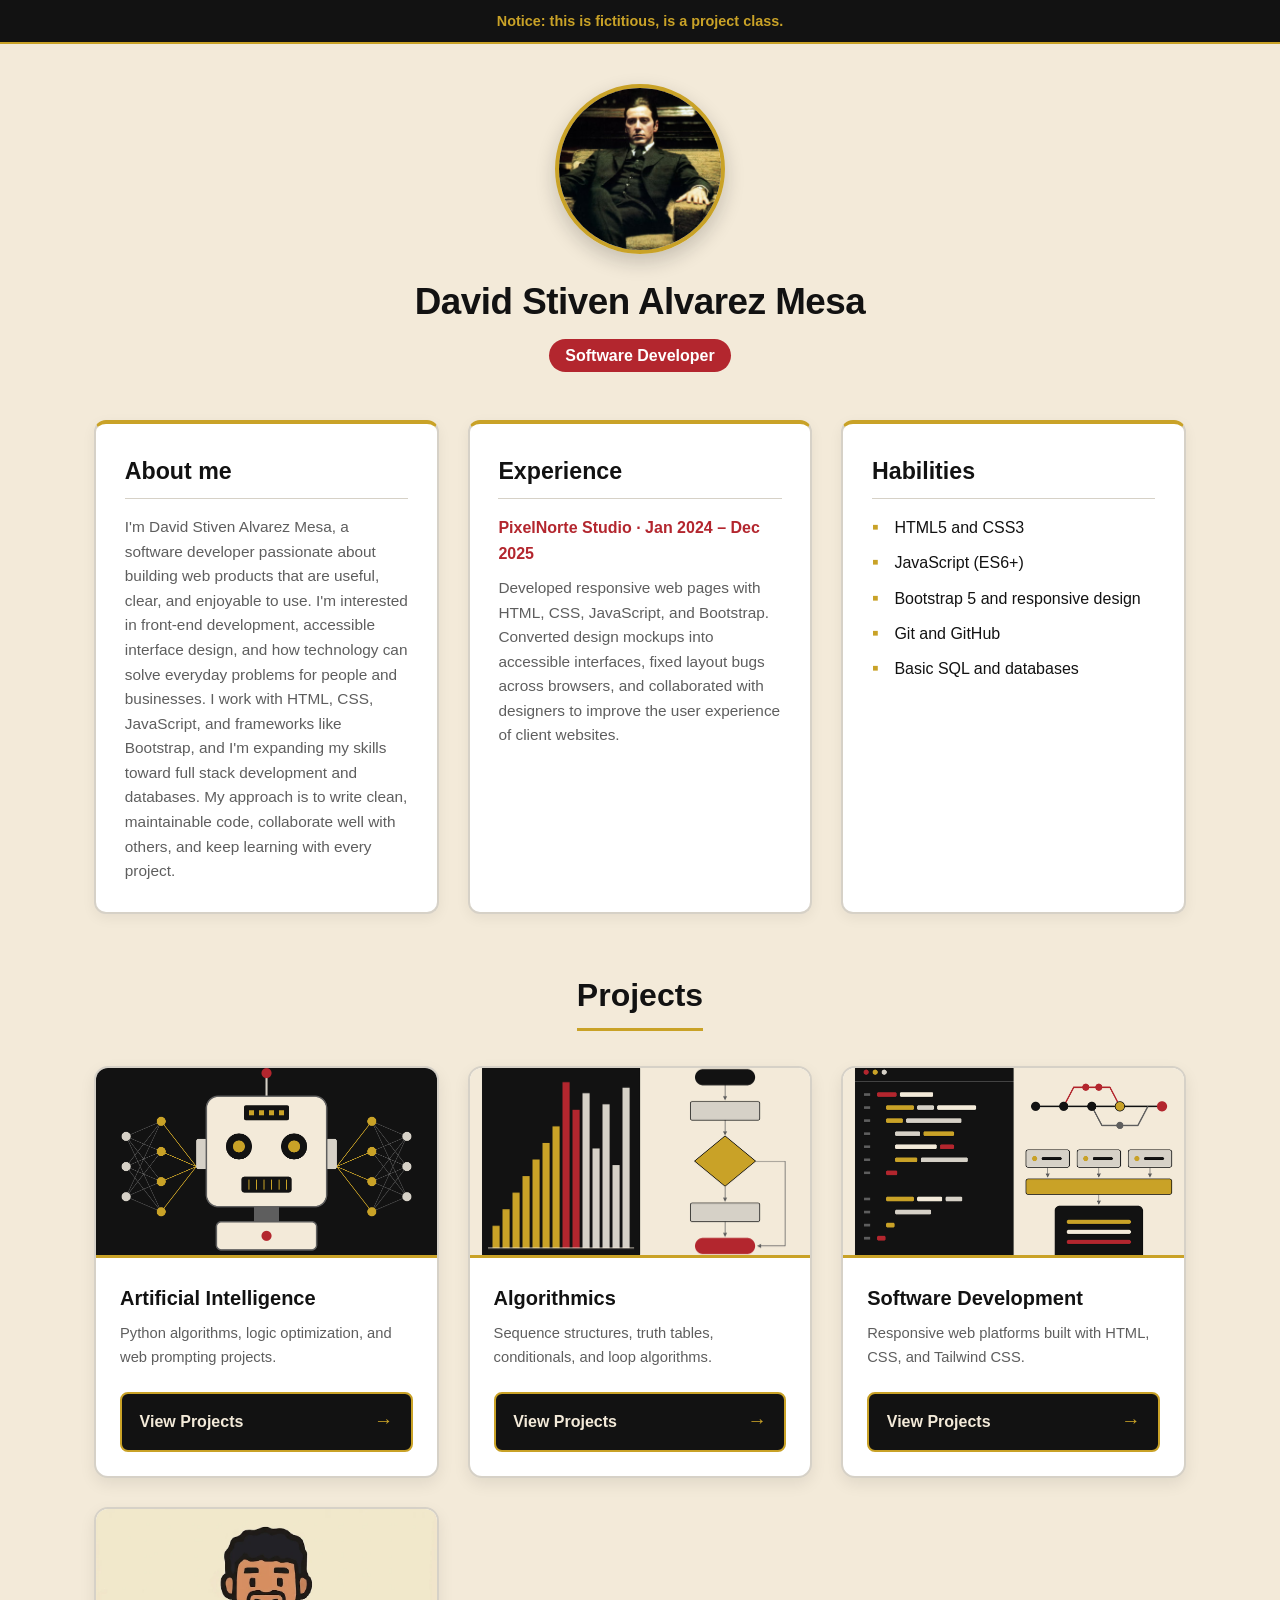
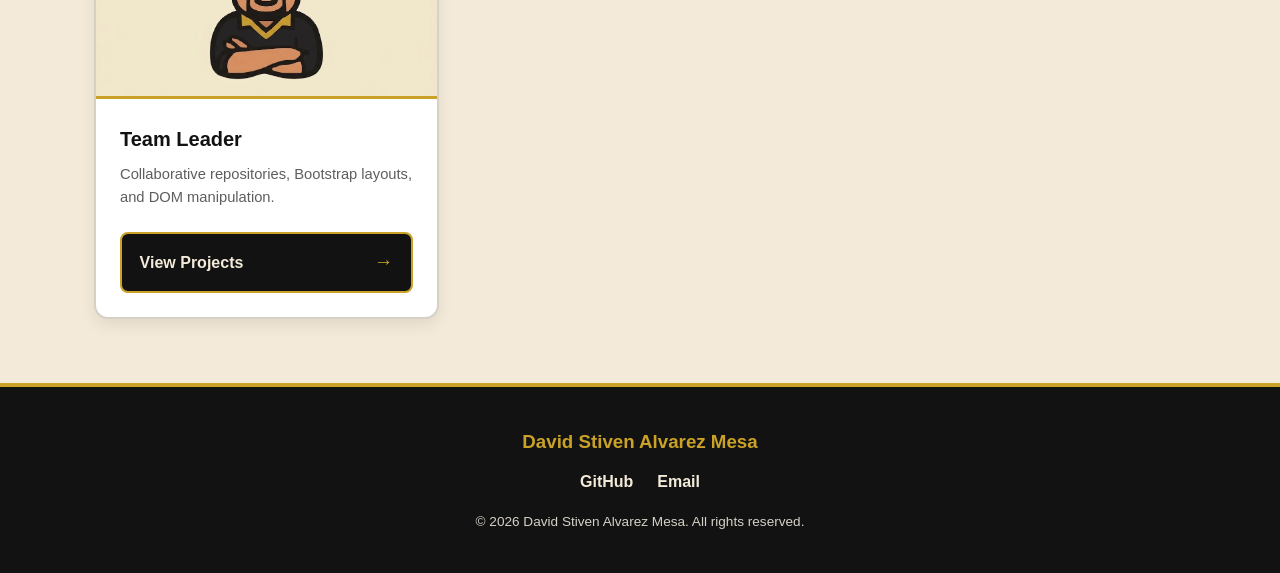
<file: index.html>
<!doctype html>
<html lang="en">

<head>
    <meta charset="UTF-8" />
    <meta name="viewport" content="width=device-width, initial-scale=1.0" />
    <title>Portfolio - David Stiven Alvarez Mesa</title>
    <link rel="stylesheet" href="styles.css" />
</head>

<body>
    <div class="notice">
        <p><strong>Notice: this is fictitious, is a project class.</strong></p>
    </div>

    <main class="main-wrapper">
        
        <header class="hero">
            <img src="img/michael corleone.avif" alt="The Godfather" class="Godfather" />
            <div class="titulo">
                <h1 class="h">David Stiven Alvarez Mesa</h1>
                <p class="role">Software Developer</p>
            </div>
        </header>

        <section class="info-grid">
            <div class="subtitulos">
                <h2>About me</h2>
                <p>
                    I'm David Stiven Alvarez Mesa, a software developer
                    passionate about building web products that are
                    useful, clear, and enjoyable to use. I'm interested
                    in front-end development, accessible interface
                    design, and how technology can solve everyday
                    problems for people and businesses. I work with
                    HTML, CSS, JavaScript, and frameworks like
                    Bootstrap, and I'm expanding my skills toward full
                    stack development and databases. My approach is to
                    write clean, maintainable code, collaborate well
                    with others, and keep learning with every project.
                </p>
            </div>

            <div class="subtitulos">
                <h2>Experience</h2>
                <h4>PixelNorte Studio · Jan 2024 – Dec 2025</h4>
                <p>
                    Developed responsive web pages with HTML, CSS,
                    JavaScript, and Bootstrap. Converted design mockups
                    into accessible interfaces, fixed layout bugs across
                    browsers, and collaborated with designers to improve
                    the user experience of client websites.
                </p>
            </div>

            <div class="subtitulos">
                <h2>Habilities</h2>
                <ul class="skills-list">
                    <li>HTML5 and CSS3</li>
                    <li>JavaScript (ES6+)</li>
                    <li>Bootstrap 5 and responsive design</li>
                    <li>Git and GitHub</li>
                    <li>Basic SQL and databases</li>
                </ul>
            </div>
        </section>

        <div class="projects-header">
            <h2>Projects</h2>
        </div>

        <section class="portfolio-section">
            <div class="projects-grid">
                
                <!-- Tarjeta 1: Artificial Intelligence -->
                <article class="card">
                    <div class="card-img-wrapper">
                        <img src="img/ArtIntelligence.png" alt="Artificial Intelligence" class="card-img" />
                    </div>
                    <div class="card-content">
                        <h3>Artificial Intelligence</h3>
                        <p class="card-desc">Python algorithms, logic optimization, and web prompting projects.</p>
                        <a href="pages/artificial-intelligence.html" class="btn-principal">View Projects</a>
                    </div>
                </article>

                <!-- Tarjeta 2: Algorithmics -->
                <article class="card">
                    <div class="card-img-wrapper">
                        <img src="img/algrithmics.png" alt="Algorithmics" class="card-img" />
                    </div>
                    <div class="card-content">
                        <h3>Algorithmics</h3>
                        <p class="card-desc">Sequence structures, truth tables, conditionals, and loop algorithms.</p>
                        <a href="pages/algorithmics.html" class="btn-principal">View Projects</a>
                    </div>
                </article>

                <!-- Tarjeta 3: Software Development -->
                <article class="card">
                    <div class="card-img-wrapper">
                        <img src="img/softwdevelopment.png" alt="Software Development" class="card-img" />
                    </div>
                    <div class="card-content">
                        <h3>Software Development</h3>
                        <p class="card-desc">Responsive web platforms built with HTML, CSS, and Tailwind CSS.</p>
                        <a href="pages/software-development.html" class="btn-principal">View Projects</a>
                    </div>
                </article>

                <!-- Tarjeta 4: Team Leader -->
                <article class="card">
                    <div class="card-img-wrapper">
                        <img src="img/teaml.webp" alt="Team Leader" class="card-img" />
                    </div>
                    <div class="card-content">
                        <h3>Team Leader</h3>
                        <p class="card-desc">Collaborative repositories, Bootstrap layouts, and DOM manipulation.</p>
                        <a href="pages/team-leader.html" class="btn-principal">View Projects</a>
                    </div>
                </article>

            </div>
        </section>
    </main>

    <footer>
        <h3>David Stiven Alvarez Mesa</h3>
        <ul>
            <li class="enlinea">
                <a href="https://github.com/ST1Uon3" target="_blank">GitHub</a>
            </li>
            <li class="enlinea">
                <a href="mailto:davidriwi3@gmail.com">Email</a>
            </li>
        </ul>
        <p>© 2026 David Stiven Alvarez Mesa. All rights reserved.</p>
    </footer>
</body>

</html>
</file>
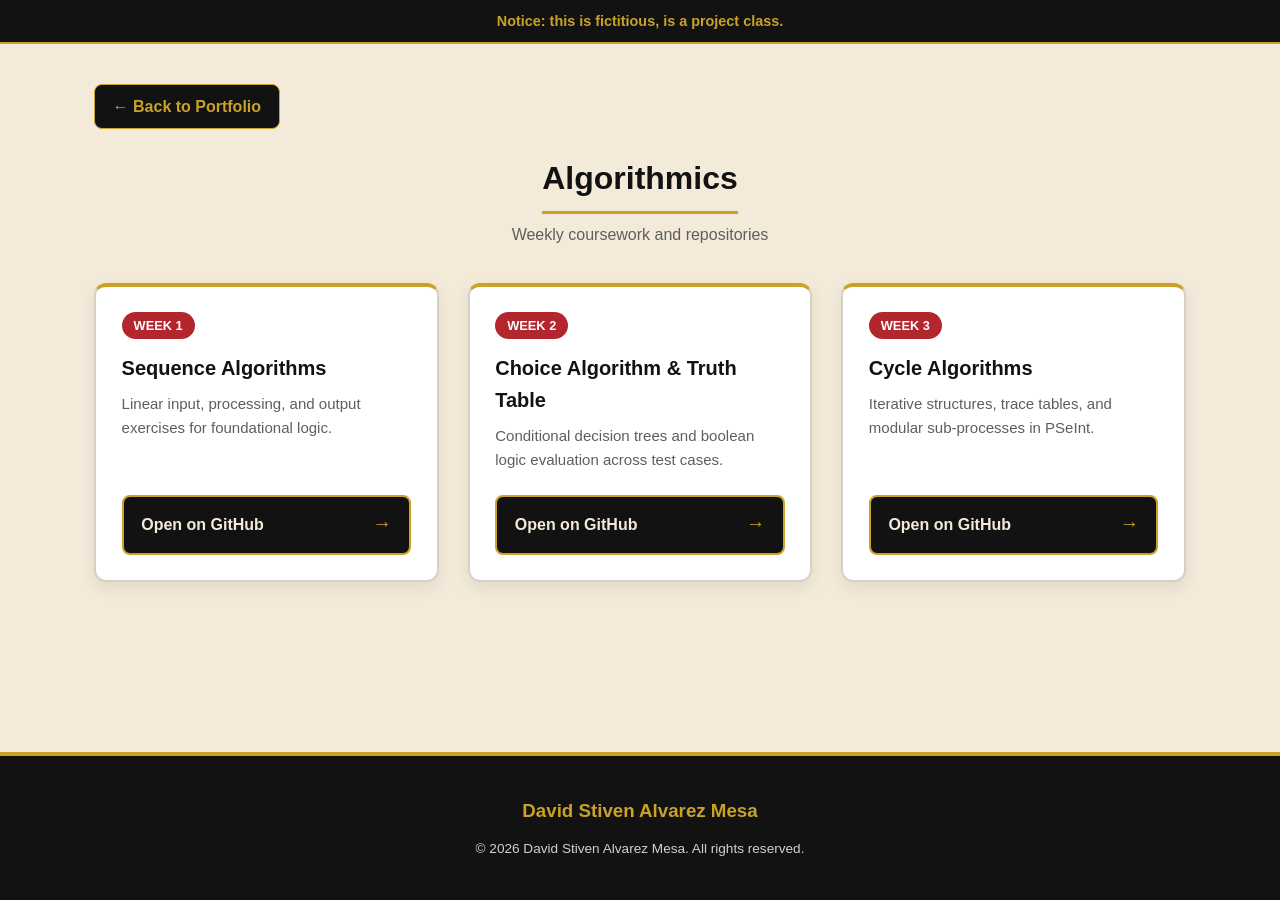
<file: pages/algorithmics.html>
<!doctype html>
<html lang="en">

<head>
    <meta charset="UTF-8" />
    <meta name="viewport" content="width=device-width, initial-scale=1.0" />
    <title>Algorithmics - Portfolio</title>
    <link rel="stylesheet" href="../styles.css" />
</head>

<body>
    <div class="notice">
        <p><strong>Notice: this is fictitious, is a project class.</strong></p>
    </div>

    <main class="main-wrapper">
        <a href="../index.html" class="btn-back">← Back to Portfolio</a>

        <div class="projects-header">
            <h2>Algorithmics</h2>
            <p class="category-subtitle">Weekly coursework and repositories</p>
        </div>

        <section class="weeks-grid">
            <article class="week-card">
                <span class="week-badge">Week 1</span>
                <h3>Sequence Algorithms</h3>
                <p>Linear input, processing, and output exercises for foundational logic.</p>
                <a href="https://github.com/ST1Uon3/algoritmia_trayecto_1-/tree/80371c637c1e96444b8f5c9190b912f4fb216ff0/01_algoritmos_secuencia" target="_blank" class="btn-principal">Open on GitHub</a>
            </article>

            <article class="week-card">
                <span class="week-badge">Week 2</span>
                <h3>Choice Algorithm &amp; Truth Table</h3>
                <p>Conditional decision trees and boolean logic evaluation across test cases.</p>
                <a href="https://github.com/ST1Uon3/algoritmia_trayecto_1-/tree/80371c637c1e96444b8f5c9190b912f4fb216ff0/02_algoritmo-decision_y_tabla_de_verdad" target="_blank" class="btn-principal">Open on GitHub</a>
            </article>

            <article class="week-card">
                <span class="week-badge">Week 3</span>
                <h3>Cycle Algorithms</h3>
                <p>Iterative structures, trace tables, and modular sub-processes in PSeInt.</p>
                <a href="https://github.com/ST1Uon3/algoritmia_trayecto_1-/tree/80371c637c1e96444b8f5c9190b912f4fb216ff0/03_Algoritmos_con_ciclos" target="_blank" class="btn-principal">Open on GitHub</a>
            </article>
        </section>
    </main>

    <footer>
        <h3>David Stiven Alvarez Mesa</h3>
        <p>© 2026 David Stiven Alvarez Mesa. All rights reserved.</p>
    </footer>
</body>

</html>
</file>
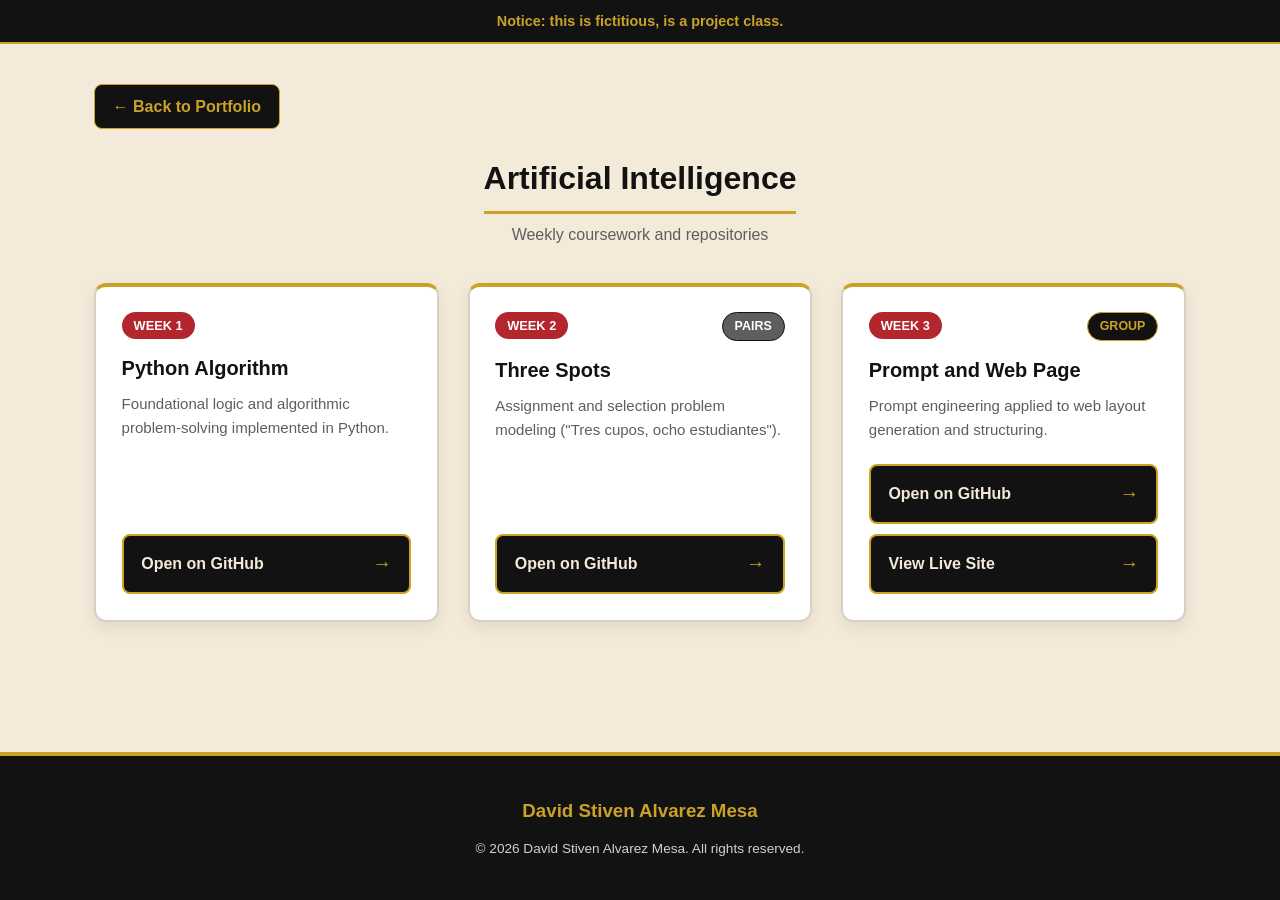
<file: pages/artificial-intelligence.html>
<!doctype html>
<html lang="en">

<head>
    <meta charset="UTF-8" />
    <meta name="viewport" content="width=device-width, initial-scale=1.0" />
    <title>Artificial Intelligence - Portfolio</title>
    <link rel="stylesheet" href="../styles.css" />
</head>

<body>
    <div class="notice">
        <p><strong>Notice: this is fictitious, is a project class.</strong></p>
    </div>

    <main class="main-wrapper">
        <a href="../index.html" class="btn-back">← Back to Portfolio</a>

        <div class="projects-header">
            <h2>Artificial Intelligence</h2>
            <p class="category-subtitle">Weekly coursework and repositories</p>
        </div>

        <section class="weeks-grid">
            <article class="week-card">
                <div class="card-badges">
                    <span class="week-badge">Week 1</span>
                </div>
                <h3>Python Algorithm</h3>
                <p>Foundational logic and algorithmic problem-solving implemented in Python.</p>
                <a href="https://github.com/ST1Uon3/inteligencia_artificial_trayecto_1-/tree/290f89799b844081eb07f9997a82075d4f94eff6/01_algoritmo_python" target="_blank" class="btn-principal">Open on GitHub</a>
            </article>

            <article class="week-card">
                <div class="card-badges">
                    <span class="week-badge">Week 2</span>
                    <span class="pairs-badge">Pairs</span>
                </div>
                <h3>Three Spots</h3>
                <p>Assignment and selection problem modeling ("Tres cupos, ocho estudiantes").</p>
                <a href="https://github.com/ST1Uon3/inteligencia_artificial_trayecto_1-/tree/290f89799b844081eb07f9997a82075d4f94eff6/02_tres_cupos_ocho_estudiantes" target="_blank" class="btn-principal">Open on GitHub</a>
            </article>

            <article class="week-card">
                <div class="card-badges">
                    <span class="week-badge">Week 3</span>
                    <span class="group-badge">Group</span>
                </div>
                <h3>Prompt and Web Page</h3>
                <p>Prompt engineering applied to web layout generation and structuring.</p>
                <div class="multi-links">
                    <a href="https://github.com/ST1Uon3/inteligencia_artificial_trayecto_1-/tree/290f89799b844081eb07f9997a82075d4f94eff6/03_prompt_y_pagina_web" target="_blank" class="btn-principal">Open on GitHub</a>
                    <a href="https://agendalocal.vercel.app/" target="_blank" class="btn-principal">View Live Site</a>
                </div>
            </article>
        </section>
    </main>

    <footer>
        <h3>David Stiven Alvarez Mesa</h3>
        <p>© 2026 David Stiven Alvarez Mesa. All rights reserved.</p>
    </footer>
</body>

</html>
</file>
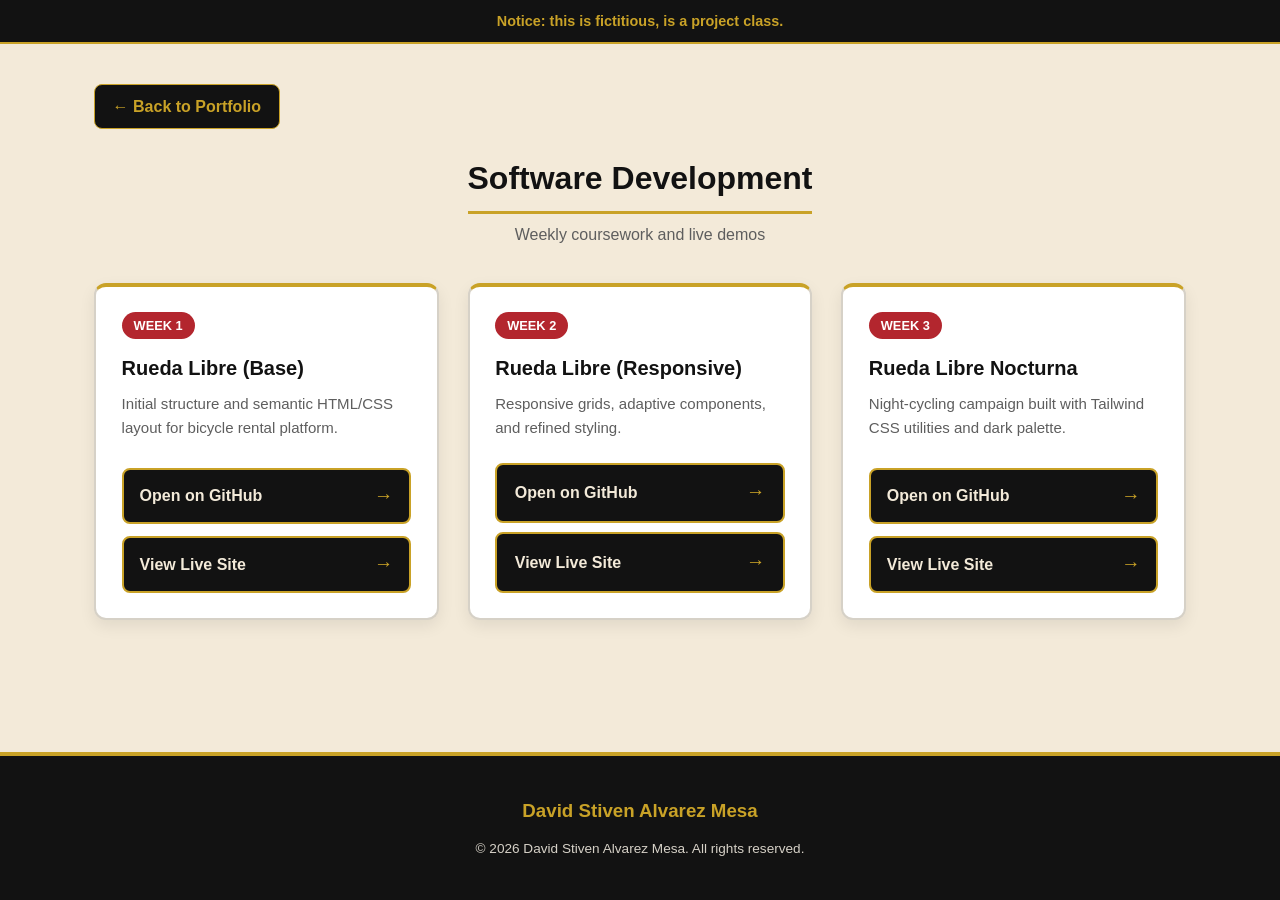
<file: pages/software-development.html>
<!doctype html>
<html lang="en">

<head>
    <meta charset="UTF-8" />
    <meta name="viewport" content="width=device-width, initial-scale=1.0" />
    <title>Software Development - Portfolio</title>
    <link rel="stylesheet" href="../styles.css" />
</head>

<body>
    <div class="notice">
        <p><strong>Notice: this is fictitious, is a project class.</strong></p>
    </div>

    <main class="main-wrapper">
        <a href="../index.html" class="btn-back">← Back to Portfolio</a>

        <div class="projects-header">
            <h2>Software Development</h2>
            <p class="category-subtitle">Weekly coursework and live demos</p>
        </div>

        <section class="weeks-grid">
            <article class="week-card">
                <span class="week-badge">Week 1</span>
                <h3>Rueda Libre (Base)</h3>
                <p>Initial structure and semantic HTML/CSS layout for bicycle rental platform.</p>
                <div class="card-actions">
                    <a href="https://github.com/ST1Uon3/rueda_libre" target="_blank" rel="noopener noreferrer"
                        class="btn-principal">Open on GitHub</a>
                    <a href="https://st1uon3.github.io/rueda_libre/" target="_blank" rel="noopener noreferrer"
                        class="btn-principal">View Live Site</a>
                </div>
            </article>

            <article class="week-card">
                <span class="week-badge">Week 2</span>
                <h3>Rueda Libre (Responsive)</h3>
                <p>Responsive grids, adaptive components, and refined styling.</p>
                <div style="display: flex; flex-wrap: wrap; gap: 0.6rem; margin-top: auto;">
                    <a href="https://github.com/ST1Uon3/rueda_libre" target="_blank" rel="noopener noreferrer"
                        class="btn-principal">Open on GitHub</a>
                    <a href="https://st1uon3.github.io/rueda_libre/" target="_blank" rel="noopener noreferrer"
                        class="btn-principal">View Live Site</a>
                </div>
            </article>

            <article class="week-card">
                <span class="week-badge">Week 3</span>
                <h3>Rueda Libre Nocturna</h3>
                <p>Night-cycling campaign built with Tailwind CSS utilities and dark palette.</p>
                <div class="card-actions">
                    <a href="https://github.com/ST1Uon3/desarrollo_de_software_tailwind_trayecto_1-" target="_blank"
                        rel="noopener noreferrer" class="btn-principal">Open on GitHub</a>
                    <a href="https://st1uon3.github.io/desarrollo_de_software_tailwind_trayecto_1-/" target="_blank"
                        rel="noopener noreferrer" class="btn-principal">View Live Site</a>
                </div>
            </article>
        </section>
    </main>

    <footer>
        <h3>David Stiven Alvarez Mesa</h3>
        <p>© 2026 David Stiven Alvarez Mesa. All rights reserved.</p>
    </footer>
</body>

</html>
</file>
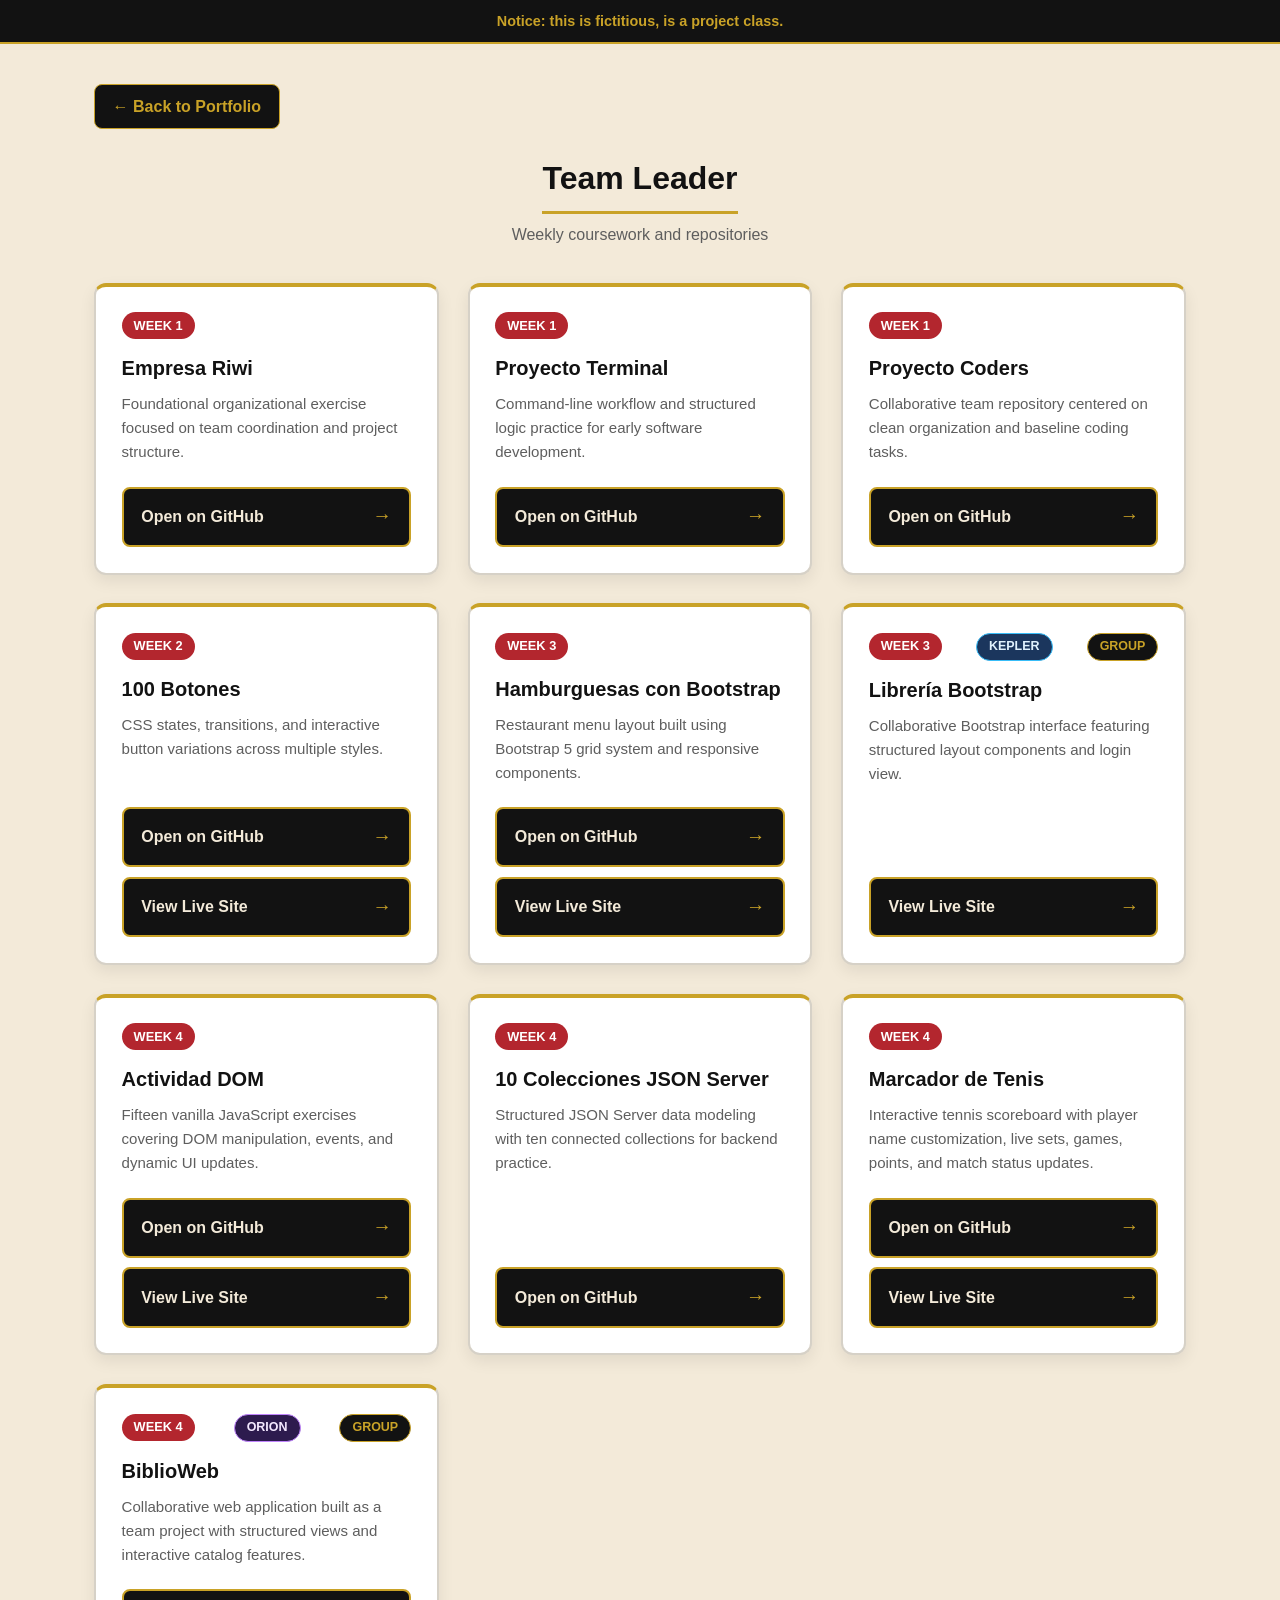
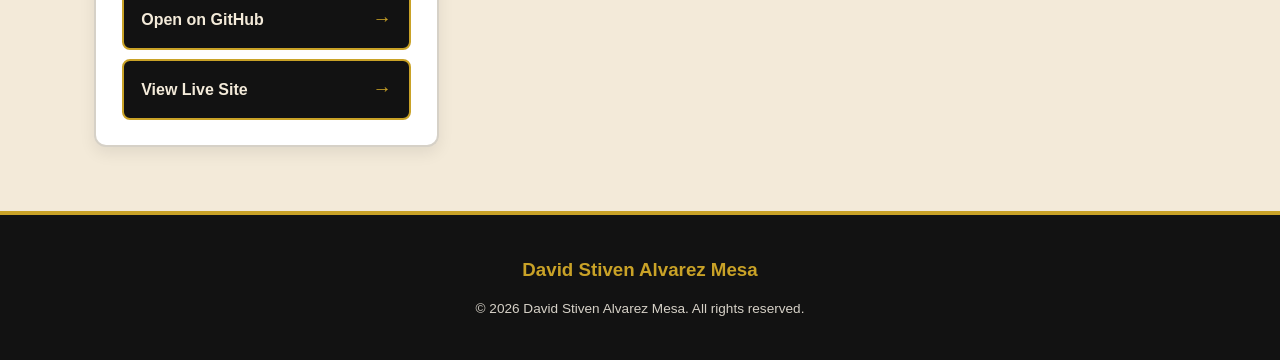
<file: pages/team-leader.html>
<!doctype html>
<html lang="en">

<head>
    <meta charset="UTF-8" />
    <meta name="viewport" content="width=device-width, initial-scale=1.0" />
    <title>Team Leader - Portfolio</title>
    <link rel="stylesheet" href="../styles.css" />
</head>

<body>
    <div class="notice">
        <p><strong>Notice: this is fictitious, is a project class.</strong></p>
    </div>

    <main class="main-wrapper">
        <a href="../index.html" class="btn-back">← Back to Portfolio</a>

        <div class="projects-header">
            <h2>Team Leader</h2>
            <p class="category-subtitle">Weekly coursework and repositories</p>
        </div>

        <section class="weeks-grid">
            <article class="week-card">
                <div class="card-badges">
                    <span class="week-badge">Week 1</span>
                </div>
                <h3>Empresa Riwi</h3>
                <p>Foundational organizational exercise focused on team coordination and project structure.</p>
                <a href="https://github.com/ST1Uon3/empresa_riwi_tl-" target="_blank" rel="noopener noreferrer" class="btn-principal">Open on GitHub</a>
            </article>

            <article class="week-card">
                <div class="card-badges">
                    <span class="week-badge">Week 1</span>
                </div>
                <h3>Proyecto Terminal</h3>
                <p>Command-line workflow and structured logic practice for early software development.</p>
                <a href="https://github.com/ST1Uon3/proyecto_terminal_tl-" target="_blank" rel="noopener noreferrer" class="btn-principal">Open on GitHub</a>
            </article>

            <article class="week-card">
                <div class="card-badges">
                    <span class="week-badge">Week 1</span>
                </div>
                <h3>Proyecto Coders</h3>
                <p>Collaborative team repository centered on clean organization and baseline coding tasks.</p>
                <a href="https://github.com/ST1Uon3/proyecto_coders_tl-" target="_blank" rel="noopener noreferrer" class="btn-principal">Open on GitHub</a>
            </article>

            <article class="week-card">
                <div class="card-badges">
                    <span class="week-badge">Week 2</span>
                </div>
                <h3>100 Botones</h3>
                <p>CSS states, transitions, and interactive button variations across multiple styles.</p>
                <div class="multi-links">
                    <a href="https://github.com/ST1Uon3/100_botones" target="_blank" rel="noopener noreferrer" class="btn-principal">Open on GitHub</a>
                    <a href="https://st1uon3.github.io/100_botones_tl-/" target="_blank" rel="noopener noreferrer" class="btn-principal">View Live Site</a>
                </div>
            </article>

            <article class="week-card">
                <div class="card-badges">
                    <span class="week-badge">Week 3</span>
                </div>
                <h3>Hamburguesas con Bootstrap</h3>
                <p>Restaurant menu layout built using Bootstrap 5 grid system and responsive components.</p>
                <div class="multi-links">
                    <a href="https://github.com/ST1Uon3/desarrollo_de_software_bootstrap_trayecto_1-" target="_blank" rel="noopener noreferrer" class="btn-principal">Open on GitHub</a>
                    <a href="https://st1uon3.github.io/desarrollo_de_software_bootstrap_trayecto_1-/" target="_blank" rel="noopener noreferrer" class="btn-principal">View Live Site</a>
                </div>
            </article>

            <article class="week-card">
                <div class="card-badges">
                    <span class="week-badge">Week 3</span>
                    <span class="kepler-badge">Kepler</span>
                    <span class="group-badge">Group</span>
                </div>
                <h3>Librería Bootstrap</h3>
                <p>Collaborative Bootstrap interface featuring structured layout components and login view.</p>
                <a href="https://c8kepler.github.io/libreria_bootstrap/pages/login.html" target="_blank" rel="noopener noreferrer" class="btn-principal">View Live Site</a>
            </article>

            <article class="week-card">
                <div class="card-badges">
                    <span class="week-badge">Week 4</span>
                </div>
                <h3>Actividad DOM</h3>
                <p>Fifteen vanilla JavaScript exercises covering DOM manipulation, events, and dynamic UI updates.</p>
                <div class="multi-links">
                    <a href="https://github.com/ST1Uon3/actividad_dom_tl-" target="_blank" rel="noopener noreferrer" class="btn-principal">Open on GitHub</a>
                    <a href="https://st1uon3.github.io/actividad_dom_tl-/" target="_blank" rel="noopener noreferrer" class="btn-principal">View Live Site</a>
                </div>
            </article>

            <article class="week-card">
                <div class="card-badges">
                    <span class="week-badge">Week 4</span>
                </div>
                <h3>10 Colecciones JSON Server</h3>
                <p>Structured JSON Server data modeling with ten connected collections for backend practice.</p>
                <a href="https://github.com/ST1Uon3/10_colecciones_en_json_server_tl-" target="_blank" rel="noopener noreferrer" class="btn-principal">Open on GitHub</a>
            </article>

            <article class="week-card">
                <div class="card-badges">
                    <span class="week-badge">Week 4</span>
                </div>
                <h3>Marcador de Tenis</h3>
                <p>Interactive tennis scoreboard with player name customization, live sets, games, points, and match status updates.</p>
                <div class="multi-links">
                    <a href="https://github.com/ST1Uon3/marcador_de_tenis_tl-" target="_blank" rel="noopener noreferrer" class="btn-principal">Open on GitHub</a>
                    <a href="https://st1uon3.github.io/marcador_de_tenis_tl-/" target="_blank" rel="noopener noreferrer" class="btn-principal">View Live Site</a>
                </div>
            </article>

            <article class="week-card">
                <div class="card-badges">
                    <span class="week-badge">Week 4</span>
                    <span class="orion-badge">Orion</span>
                    <span class="group-badge">Group</span>
                </div>
                <h3>BiblioWeb</h3>
                <p>Collaborative web application built as a team project with structured views and interactive catalog features.</p>
                <div class="multi-links">
                    <a href="https://github.com/C8-Orion/BiblioWeb" target="_blank" rel="noopener noreferrer" class="btn-principal">Open on GitHub</a>
                    <a href="https://c8-orion.github.io/BiblioWeb/" target="_blank" rel="noopener noreferrer" class="btn-principal">View Live Site</a>
                </div>
            </article>
        </section>
    </main>

    <footer>
        <h3>David Stiven Alvarez Mesa</h3>
        <p>© 2026 David Stiven Alvarez Mesa. All rights reserved.</p>
    </footer>
</body>

</html>
</file>
<file: styles.css>
:root {
  --negro: #121212;
  --gris: #5e5e5e;
  --gris-claro: #d6d1c7;
  --dorado: #c9a227;
  --rojo: #b3262e;
  --beige: #f3ead9;
  --kepler-fondo: #1b365d;
  --kepler-acento: #38bdf8;
  --kepler-texto: #e0f2fe;
  --orion-fondo: #2d1b4e;
  --orion-acento: #c084fc;
  --orion-texto: #f3e8ff;
}

.kepler-badge {
  background-color: var(--kepler-fondo);
  color: var(--kepler-texto);
  border: 1px solid var(--kepler-acento);
  font-size: 0.78rem;
  font-weight: 700;
  text-transform: uppercase;
  padding: 0.2rem 0.75rem;
  border-radius: 20px;
}

.orion-badge {
    background-color: var(--orion-fondo);
    color: var(--orion-texto);
    border: 1px solid var(--orion-acento);
    font-size: 0.78rem;
    font-weight: 700;
    text-transform: uppercase;
    padding: 0.2rem 0.75rem;
    border-radius: 20px;
}

/* ==========================================================================
   ESTILOS COMPARTIDOS / GLOBALES
   (Base, aviso superior, contenedor, encabezados de sección, botones y footer)
   ========================================================================== */

*,
*::before,
*::after {
  box-sizing: border-box;
  margin: 0;
  padding: 0;
  font-family: 'Segoe UI', Tahoma, Geneva, Verdana, sans-serif;
}

body {
  background-color: var(--beige);
  color: var(--negro);
  line-height: 1.6;
  min-height: 100vh;
  display: flex;
  flex-direction: column;
}

/* --- Aviso superior (compartido) --- */
.notice {
  background-color: var(--negro);
  color: var(--dorado);
  text-align: center;
  padding: 0.6rem 1rem;
  font-size: 0.9rem;
  border-bottom: 2px solid var(--dorado);
}

/* --- Contenedor Maestro (compartido) --- */
.main-wrapper {
  width: 100%;
  max-width: 1140px;
  margin: 0 auto;
  padding: 2.5rem 1.5rem 4rem;
  flex: 1;
}

/* --- Títulos de Sección (compartido entre index.html y páginas de categorías) --- */
.projects-header {
  text-align: center;
  margin-bottom: 2.2rem;
}

.projects-header h2 {
  display: inline-block;
  font-size: 2rem;
  color: var(--negro);
  padding-bottom: 0.4rem;
  border-bottom: 3px solid var(--dorado);
}

.category-subtitle {
  color: var(--gris);
  margin-top: 0.5rem;
  font-size: 1rem;
}

/* --- Botón Principal con Hover (compartido) --- */
.btn-principal {
  display: flex;
  justify-content: space-between;
  align-items: center;
  width: 100%;
  padding: 0.8rem 1.1rem;
  background-color: var(--negro);
  color: var(--beige);
  text-decoration: none;
  font-size: 1rem;
  font-weight: 600;
  border-radius: 8px;
  border: 2px solid var(--dorado);
  transition: all 0.3s ease;
}

.btn-principal::after {
  content: '→';
  font-size: 1.2rem;
  color: var(--dorado);
  transition: transform 0.3s ease, color 0.3s ease;
}

.btn-principal:hover {
  background-color: var(--rojo);
  border-color: var(--rojo);
  color: #ffffff;
  transform: translateY(-2px);
  box-shadow: 0 4px 12px rgba(179, 38, 46, 0.35);
}

.btn-principal:hover::after {
  color: var(--beige);
  transform: translateX(4px);
}

/* --- Footer (compartido) --- */
footer {
  background-color: var(--negro);
  color: var(--beige);
  text-align: center;
  padding: 2.5rem 1.5rem;
  border-top: 4px solid var(--dorado);
  margin-top: auto;
}

footer h3 {
  color: var(--dorado);
  margin-bottom: 0.8rem;
}

footer ul {
  list-style: none;
  display: flex;
  justify-content: center;
  gap: 1.5rem;
  margin-bottom: 1rem;
}

footer .enlinea a {
  color: var(--beige);
  text-decoration: none;
  font-weight: 600;
  transition: color 0.25s ease;
}

footer .enlinea a:hover {
  color: var(--dorado);
}

footer p {
  color: var(--gris-claro);
  font-size: 0.85rem;
}

/* ==========================================================================
   SECCIÓN DE ESTILOS DE INDEX.HTML
   (Portada principal: hero, bloques de información y grid de categorías)
   ========================================================================== */

/* --- Hero / Encabezado (index.html) --- */
.hero {
  display: flex;
  flex-direction: column;
  align-items: center;
  text-align: center;
  margin-bottom: 3rem;
}

.Godfather {
  width: 170px;
  height: 170px;
  object-fit: cover;
  border-radius: 50%;
  border: 4px solid var(--dorado);
  box-shadow: 0 8px 20px rgba(18, 18, 18, 0.2);
  margin-bottom: 1.2rem;
}

.titulo .h {
  font-size: 2.3rem;
  color: var(--negro);
  letter-spacing: -0.5px;
}

.titulo .role {
  display: inline-block;
  margin-top: 0.4rem;
  padding: 0.25rem 1rem;
  background-color: var(--rojo);
  color: #ffffff;
  font-weight: 600;
  border-radius: 20px;
  font-size: 1rem;
}

/* --- Sección de Subtítulos: About, Experience, Habilities (index.html) --- */
.info-grid {
  display: grid;
  grid-template-columns: repeat(auto-fit, minmax(300px, 1fr));
  gap: 1.8rem;
  margin-bottom: 3.5rem;
}

.subtitulos {
  background-color: #ffffff;
  border: 2px solid var(--gris-claro);
  border-top: 4px solid var(--dorado);
  border-radius: 12px;
  padding: 1.8rem;
  box-shadow: 0 4px 14px rgba(18, 18, 18, 0.06);
  display: flex;
  flex-direction: column;
}

.subtitulos h2 {
  font-size: 1.45rem;
  color: var(--negro);
  margin-bottom: 1rem;
  padding-bottom: 0.5rem;
  border-bottom: 1px solid var(--gris-claro);
}

.subtitulos h4 {
  color: var(--rojo);
  font-size: 1rem;
  margin-bottom: 0.6rem;
}

.subtitulos p {
  color: var(--gris);
  font-size: 0.96rem;
}

.skills-list {
  list-style: none;
  display: flex;
  flex-direction: column;
  gap: 0.6rem;
}

.skills-list li {
  position: relative;
  padding-left: 1.4rem;
  color: var(--negro);
  font-weight: 500;
}

.skills-list li::before {
  content: '▪';
  position: absolute;
  left: 0;
  color: var(--dorado);
  font-size: 1.2rem;
  line-height: 1.3;
}

/* --- Grid de Tarjetas Principales de Categorías (index.html) --- */
.projects-grid {
  display: grid;
  grid-template-columns: repeat(auto-fit, minmax(260px, 1fr));
  gap: 1.8rem;
}

.card {
  background-color: #ffffff;
  border: 2px solid var(--gris-claro);
  border-radius: 14px;
  overflow: hidden;
  display: flex;
  flex-direction: column;
  box-shadow: 0 6px 16px rgba(18, 18, 18, 0.08);
  transition: transform 0.3s ease, box-shadow 0.3s ease, border-color 0.3s ease;
}

.card:hover {
  transform: translateY(-6px);
  box-shadow: 0 12px 24px rgba(18, 18, 18, 0.16);
  border-color: var(--dorado);
}

.card-img-wrapper {
  width: 100%;
  height: 190px;
  overflow: hidden;
  background-color: var(--negro);
  border-bottom: 3px solid var(--dorado);
}

.card-img {
  width: 100%;
  height: 100%;
  object-fit: cover;
  transition: transform 0.4s ease;
}

.card:hover .card-img {
  transform: scale(1.06);
}

.card-content {
  padding: 1.5rem;
  display: flex;
  flex-direction: column;
  flex: 1;
}

.card-content h3 {
  font-size: 1.25rem;
  color: var(--negro);
  margin-bottom: 0.5rem;
}

.card-desc {
  color: var(--gris);
  font-size: 0.92rem;
  margin-bottom: 1.4rem;
  flex: 1;
}

/* ==========================================================================
   SECCIÓN DE ESTILOS DE PÁGINAS DE CATEGORÍAS
   (algorithmics, artificial-intelligence, software-development y team-leader.html)
   ========================================================================== */

.btn-back {
  display: inline-block;
  margin-bottom: 1.5rem;
  padding: 0.55rem 1.1rem;
  background-color: var(--negro);
  color: var(--dorado);
  text-decoration: none;
  font-weight: 600;
  border-radius: 8px;
  border: 1px solid var(--dorado);
  transition: all 0.25s ease;
}

.btn-back:hover {
  background-color: var(--rojo);
  border-color: var(--rojo);
  color: #ffffff;
}

.weeks-grid {
  display: grid;
  grid-template-columns: repeat(auto-fit, minmax(290px, 1fr));
  gap: 1.8rem;
}

.week-card {
  background-color: #ffffff;
  border: 2px solid var(--gris-claro);
  border-top: 4px solid var(--dorado);
  border-radius: 12px;
  padding: 1.6rem;
  display: flex;
  flex-direction: column;
  box-shadow: 0 6px 16px rgba(18, 18, 18, 0.08);
  transition: transform 0.3s ease, border-color 0.3s ease;
}

.week-card:hover {
  transform: translateY(-5px);
  border-color: var(--rojo);
}

.week-badge {
  align-self: flex-start;
  background-color: var(--rojo);
  color: #ffffff;
  font-size: 0.8rem;
  font-weight: 700;
  text-transform: uppercase;
  padding: 0.2rem 0.75rem;
  border-radius: 20px;
  margin-bottom: 0.8rem;
}

.week-card h3 {
  font-size: 1.25rem;
  color: var(--negro);
  margin-bottom: 0.5rem;
}

.week-card p {
  color: var(--gris);
  font-size: 0.94rem;
  margin-bottom: 1.4rem;
  flex: 1;
}

.card-actions {
  display: flex;
  flex-direction: column;
  gap: 0.75rem;
  margin-top: auto;
  padding-top: 0.25rem;
}

.card-actions .btn-principal {
  padding: 0.68rem 1rem;
}

.multi-links {
  display: flex;
  flex-direction: column;
  gap: 0.6rem;
}

.card-badges {
  display: flex;
  justify-content: space-between;
  align-items: center;
  gap: 0.5rem;
  margin-bottom: 0.8rem;
}

.card-badges .week-badge {
  margin-bottom: 0;
}

.group-badge {
  background-color: var(--negro);
  color: var(--dorado);
  border: 1px solid var(--dorado);
  font-size: 0.78rem;
  font-weight: 700;
  text-transform: uppercase;
  padding: 0.2rem 0.75rem;
  border-radius: 20px;
}

.pairs-badge {
  background-color: var(--gris);
  color: #ffffff;
  border: 1px solid var(--negro);
  font-size: 0.78rem;
  font-weight: 700;
  text-transform: uppercase;
  padding: 0.2rem 0.75rem;
  border-radius: 20px;
}

/* ==========================================================================
   RESPONSIVE PARA MÓVILES (COMPARTIDO)
   ========================================================================== */

@media (max-width: 600px) {
  .main-wrapper {
    padding: 1.8rem 1rem 3rem;
  }

  .titulo .h {
    font-size: 1.8rem;
  }

  .projects-grid,
  .info-grid,
  .weeks-grid {
    grid-template-columns: 1fr;
  }
}
</file>
